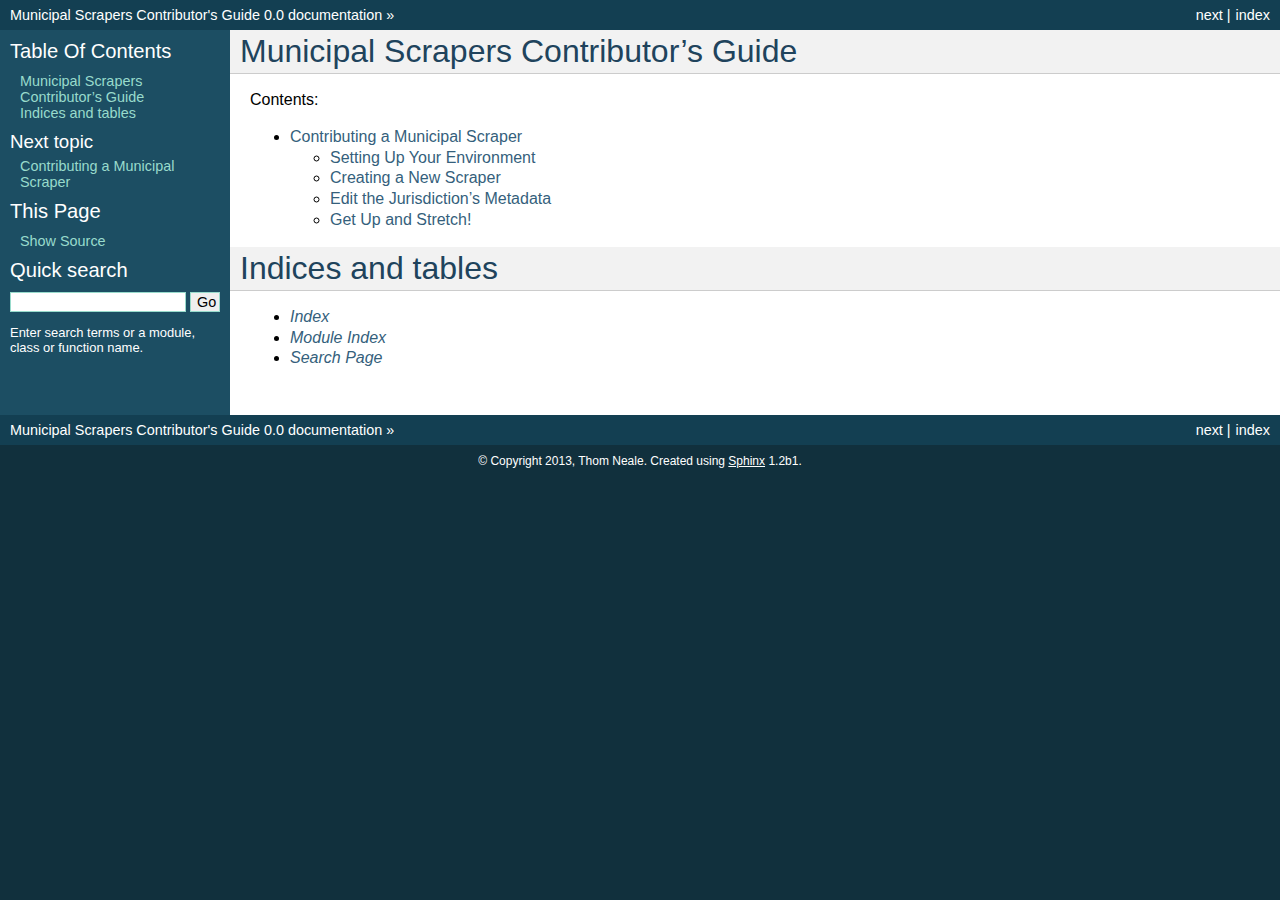
<file: _build/html/index.html>
<!DOCTYPE html PUBLIC "-//W3C//DTD XHTML 1.0 Transitional//EN"
  "http://www.w3.org/TR/xhtml1/DTD/xhtml1-transitional.dtd">


<html xmlns="http://www.w3.org/1999/xhtml">
  <head>
    <meta http-equiv="Content-Type" content="text/html; charset=utf-8" />
    
    <title>Municipal Scrapers Contributor’s Guide &mdash; Municipal Scrapers Contributor&#39;s Guide 0.0 documentation</title>
    
    <link rel="stylesheet" href="_static/default.css" type="text/css" />
    <link rel="stylesheet" href="_static/pygments.css" type="text/css" />
    
    <script type="text/javascript">
      var DOCUMENTATION_OPTIONS = {
        URL_ROOT:    './',
        VERSION:     '0.0',
        COLLAPSE_INDEX: false,
        FILE_SUFFIX: '.html',
        HAS_SOURCE:  true
      };
    </script>
    <script type="text/javascript" src="_static/jquery.js"></script>
    <script type="text/javascript" src="_static/underscore.js"></script>
    <script type="text/javascript" src="_static/doctools.js"></script>
    <link rel="top" title="Municipal Scrapers Contributor&#39;s Guide 0.0 documentation" href="#" />
    <link rel="next" title="Contributing a Municipal Scraper" href="intro.html" /> 
  </head>
  <body>
    <div class="related">
      <h3>Navigation</h3>
      <ul>
        <li class="right" style="margin-right: 10px">
          <a href="genindex.html" title="General Index"
             accesskey="I">index</a></li>
        <li class="right" >
          <a href="intro.html" title="Contributing a Municipal Scraper"
             accesskey="N">next</a> |</li>
        <li><a href="#">Municipal Scrapers Contributor&#39;s Guide 0.0 documentation</a> &raquo;</li> 
      </ul>
    </div>  

    <div class="document">
      <div class="documentwrapper">
        <div class="bodywrapper">
          <div class="body">
            
  <div class="section" id="municipal-scrapers-contributor-s-guide">
<h1>Municipal Scrapers Contributor&#8217;s Guide<a class="headerlink" href="#municipal-scrapers-contributor-s-guide" title="Permalink to this headline">¶</a></h1>
<p>Contents:</p>
<div class="toctree-wrapper compound">
<ul>
<li class="toctree-l1"><a class="reference internal" href="intro.html">Contributing a Municipal Scraper</a><ul>
<li class="toctree-l2"><a class="reference internal" href="intro.html#setting-up-your-environment">Setting Up Your Environment</a></li>
<li class="toctree-l2"><a class="reference internal" href="intro.html#creating-a-new-scraper">Creating a New Scraper</a></li>
<li class="toctree-l2"><a class="reference internal" href="intro.html#edit-the-jurisdiction-s-metadata">Edit the Jurisdiction&#8217;s Metadata</a></li>
<li class="toctree-l2"><a class="reference internal" href="intro.html#get-up-and-stretch">Get Up and Stretch!</a></li>
</ul>
</li>
</ul>
</div>
</div>
<div class="section" id="indices-and-tables">
<h1>Indices and tables<a class="headerlink" href="#indices-and-tables" title="Permalink to this headline">¶</a></h1>
<ul class="simple">
<li><a class="reference internal" href="genindex.html"><em>Index</em></a></li>
<li><a class="reference internal" href="py-modindex.html"><em>Module Index</em></a></li>
<li><a class="reference internal" href="search.html"><em>Search Page</em></a></li>
</ul>
</div>


          </div>
        </div>
      </div>
      <div class="sphinxsidebar">
        <div class="sphinxsidebarwrapper">
  <h3><a href="#">Table Of Contents</a></h3>
  <ul>
<li><a class="reference internal" href="#">Municipal Scrapers Contributor&#8217;s Guide</a><ul>
</ul>
</li>
<li><a class="reference internal" href="#indices-and-tables">Indices and tables</a></li>
</ul>

  <h4>Next topic</h4>
  <p class="topless"><a href="intro.html"
                        title="next chapter">Contributing a Municipal Scraper</a></p>
  <h3>This Page</h3>
  <ul class="this-page-menu">
    <li><a href="_sources/index.txt"
           rel="nofollow">Show Source</a></li>
  </ul>
<div id="searchbox" style="display: none">
  <h3>Quick search</h3>
    <form class="search" action="search.html" method="get">
      <input type="text" name="q" />
      <input type="submit" value="Go" />
      <input type="hidden" name="check_keywords" value="yes" />
      <input type="hidden" name="area" value="default" />
    </form>
    <p class="searchtip" style="font-size: 90%">
    Enter search terms or a module, class or function name.
    </p>
</div>
<script type="text/javascript">$('#searchbox').show(0);</script>
        </div>
      </div>
      <div class="clearer"></div>
    </div>
    <div class="related">
      <h3>Navigation</h3>
      <ul>
        <li class="right" style="margin-right: 10px">
          <a href="genindex.html" title="General Index"
             >index</a></li>
        <li class="right" >
          <a href="intro.html" title="Contributing a Municipal Scraper"
             >next</a> |</li>
        <li><a href="#">Municipal Scrapers Contributor&#39;s Guide 0.0 documentation</a> &raquo;</li> 
      </ul>
    </div>
    <div class="footer">
        &copy; Copyright 2013, Thom Neale.
      Created using <a href="http://sphinx-doc.org/">Sphinx</a> 1.2b1.
    </div>
  </body>
</html>
</file>
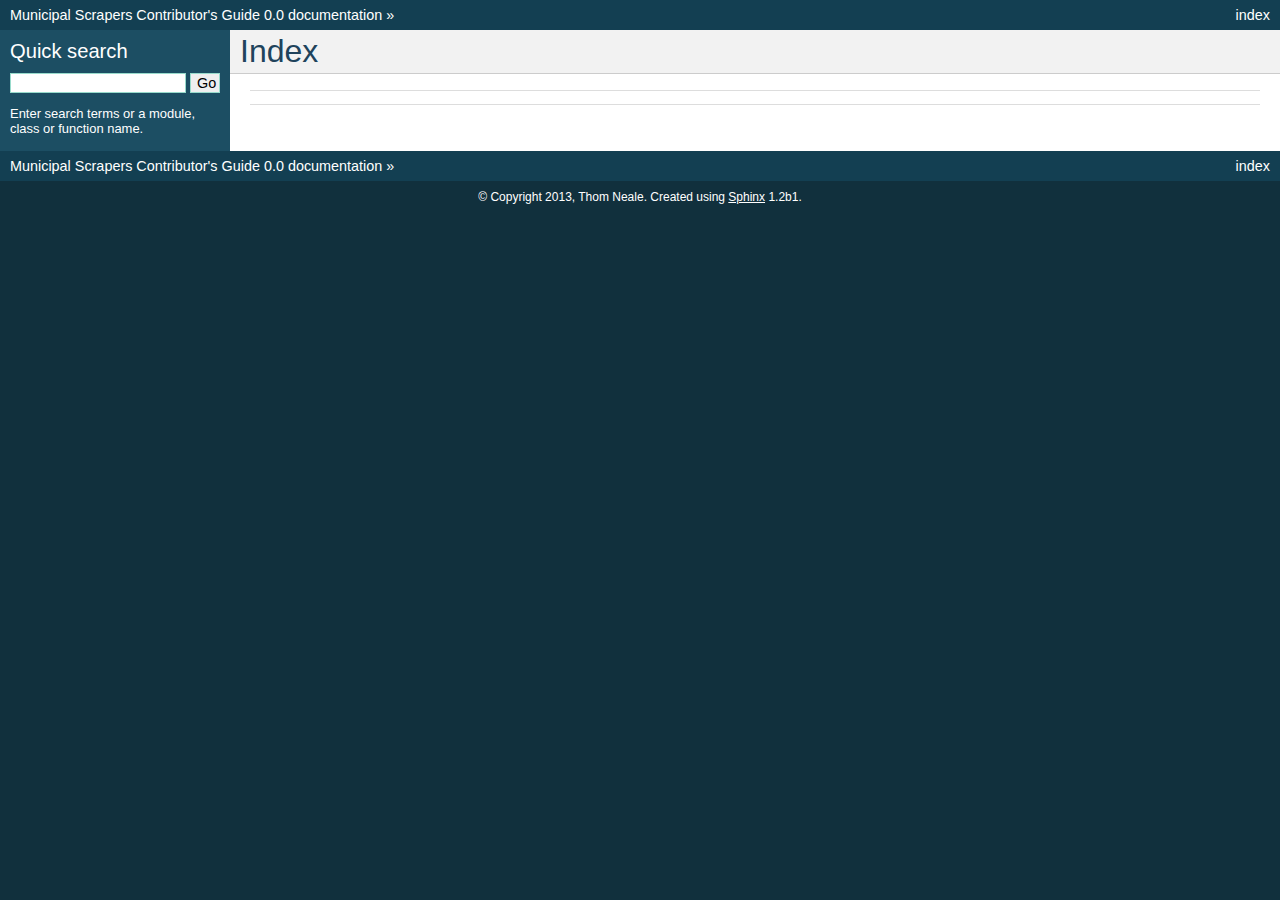
<file: _build/html/genindex.html>
<!DOCTYPE html PUBLIC "-//W3C//DTD XHTML 1.0 Transitional//EN"
  "http://www.w3.org/TR/xhtml1/DTD/xhtml1-transitional.dtd">


<html xmlns="http://www.w3.org/1999/xhtml">
  <head>
    <meta http-equiv="Content-Type" content="text/html; charset=utf-8" />
    
    <title>Index &mdash; Municipal Scrapers Contributor&#39;s Guide 0.0 documentation</title>
    
    <link rel="stylesheet" href="_static/default.css" type="text/css" />
    <link rel="stylesheet" href="_static/pygments.css" type="text/css" />
    
    <script type="text/javascript">
      var DOCUMENTATION_OPTIONS = {
        URL_ROOT:    './',
        VERSION:     '0.0',
        COLLAPSE_INDEX: false,
        FILE_SUFFIX: '.html',
        HAS_SOURCE:  true
      };
    </script>
    <script type="text/javascript" src="_static/jquery.js"></script>
    <script type="text/javascript" src="_static/underscore.js"></script>
    <script type="text/javascript" src="_static/doctools.js"></script>
    <link rel="top" title="Municipal Scrapers Contributor&#39;s Guide 0.0 documentation" href="index.html" /> 
  </head>
  <body>
    <div class="related">
      <h3>Navigation</h3>
      <ul>
        <li class="right" style="margin-right: 10px">
          <a href="#" title="General Index"
             accesskey="I">index</a></li>
        <li><a href="index.html">Municipal Scrapers Contributor&#39;s Guide 0.0 documentation</a> &raquo;</li> 
      </ul>
    </div>  

    <div class="document">
      <div class="documentwrapper">
        <div class="bodywrapper">
          <div class="body">
            

<h1 id="index">Index</h1>

<div class="genindex-jumpbox">
 
</div>


          </div>
        </div>
      </div>
      <div class="sphinxsidebar">
        <div class="sphinxsidebarwrapper">

   

<div id="searchbox" style="display: none">
  <h3>Quick search</h3>
    <form class="search" action="search.html" method="get">
      <input type="text" name="q" />
      <input type="submit" value="Go" />
      <input type="hidden" name="check_keywords" value="yes" />
      <input type="hidden" name="area" value="default" />
    </form>
    <p class="searchtip" style="font-size: 90%">
    Enter search terms or a module, class or function name.
    </p>
</div>
<script type="text/javascript">$('#searchbox').show(0);</script>
        </div>
      </div>
      <div class="clearer"></div>
    </div>
    <div class="related">
      <h3>Navigation</h3>
      <ul>
        <li class="right" style="margin-right: 10px">
          <a href="#" title="General Index"
             >index</a></li>
        <li><a href="index.html">Municipal Scrapers Contributor&#39;s Guide 0.0 documentation</a> &raquo;</li> 
      </ul>
    </div>
    <div class="footer">
        &copy; Copyright 2013, Thom Neale.
      Created using <a href="http://sphinx-doc.org/">Sphinx</a> 1.2b1.
    </div>
  </body>
</html>
</file>
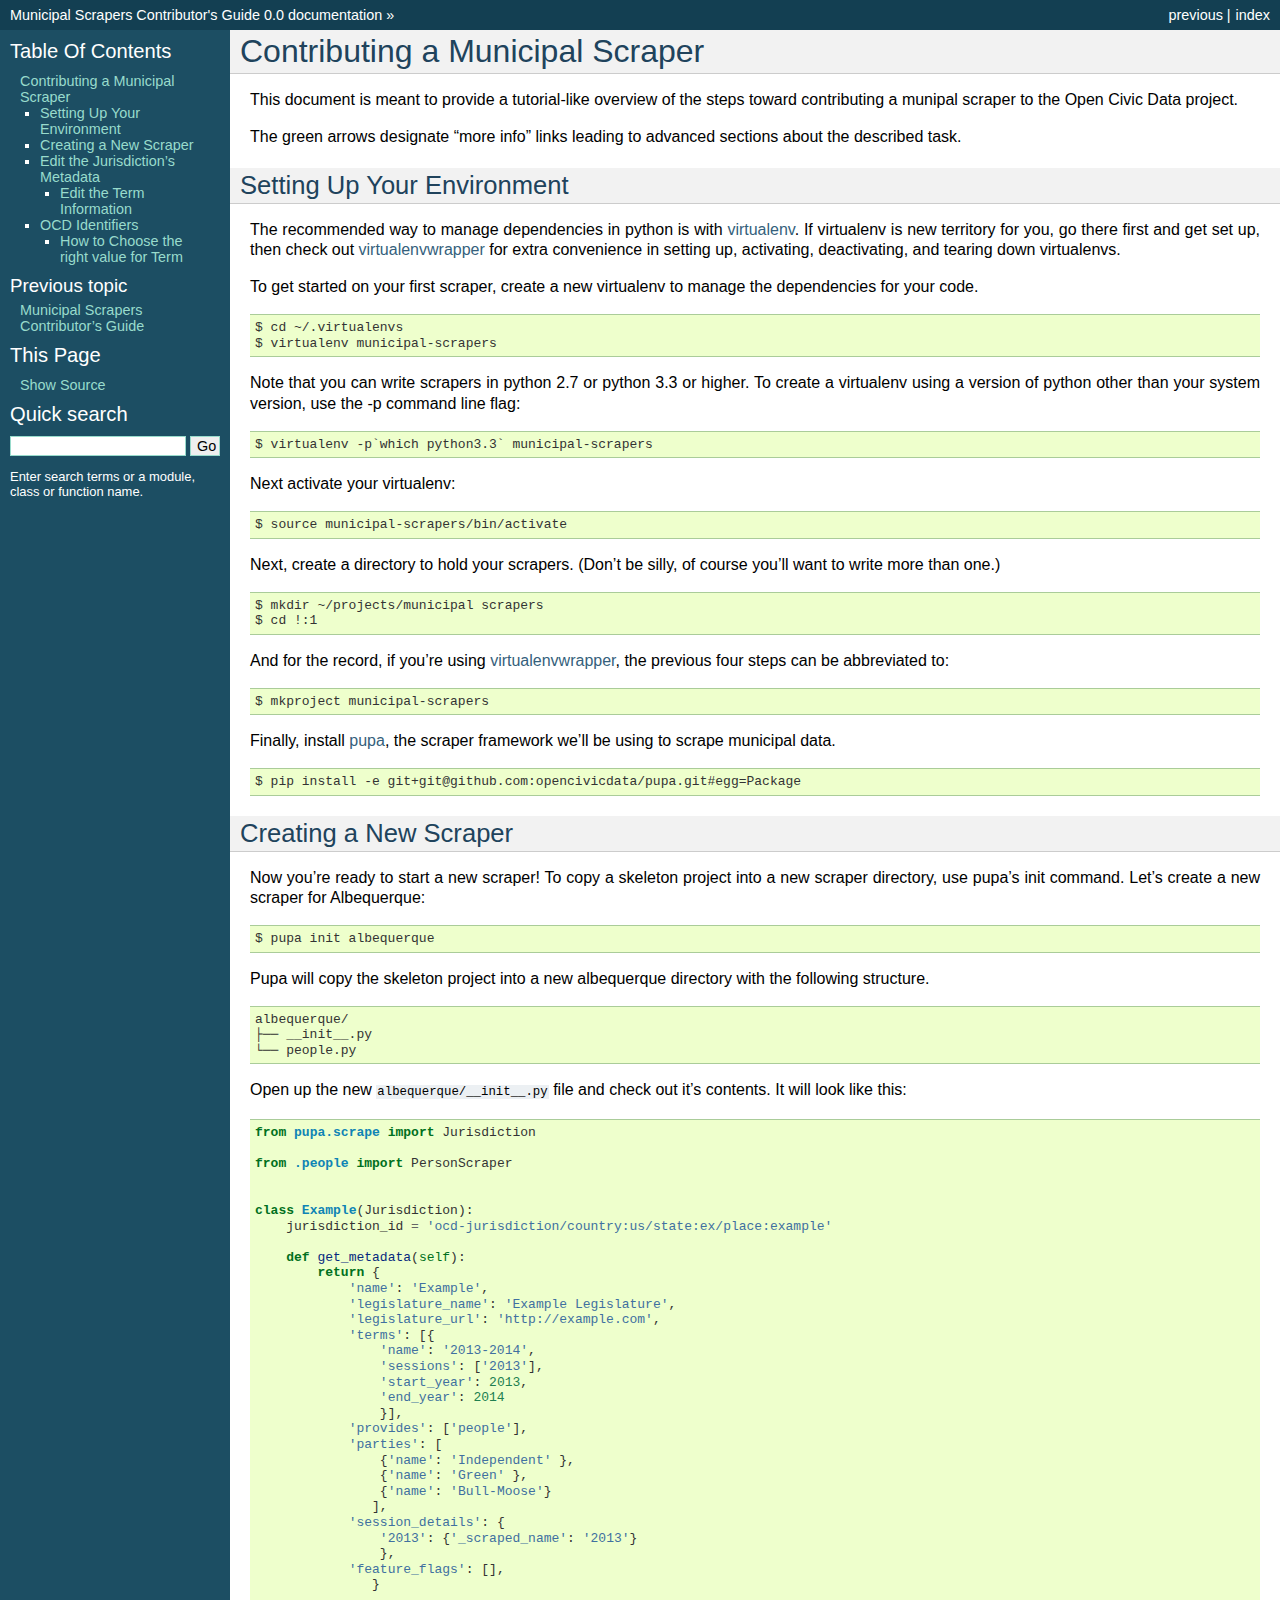
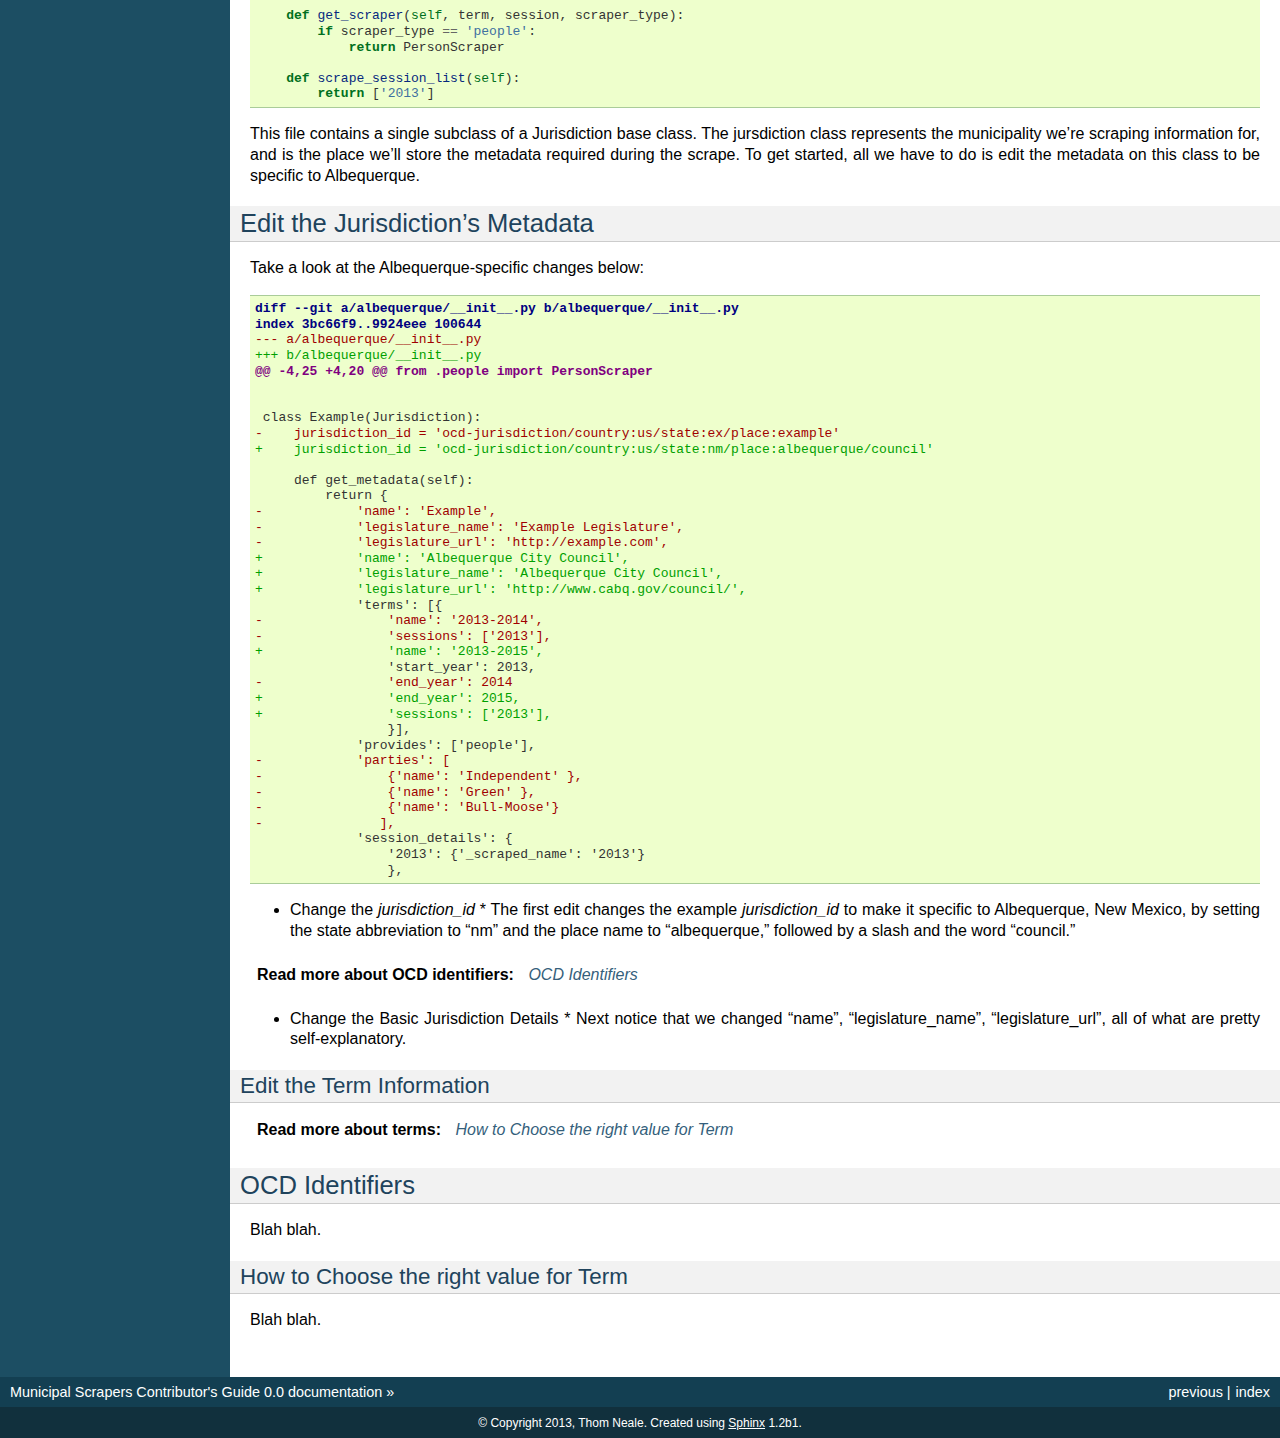
<file: _build/html/intro.html>
<!DOCTYPE html PUBLIC "-//W3C//DTD XHTML 1.0 Transitional//EN"
  "http://www.w3.org/TR/xhtml1/DTD/xhtml1-transitional.dtd">


<html xmlns="http://www.w3.org/1999/xhtml">
  <head>
    <meta http-equiv="Content-Type" content="text/html; charset=utf-8" />
    
    <title>Contributing a Municipal Scraper &mdash; Municipal Scrapers Contributor&#39;s Guide 0.0 documentation</title>
    
    <link rel="stylesheet" href="_static/default.css" type="text/css" />
    <link rel="stylesheet" href="_static/pygments.css" type="text/css" />
    
    <script type="text/javascript">
      var DOCUMENTATION_OPTIONS = {
        URL_ROOT:    './',
        VERSION:     '0.0',
        COLLAPSE_INDEX: false,
        FILE_SUFFIX: '.html',
        HAS_SOURCE:  true
      };
    </script>
    <script type="text/javascript" src="_static/jquery.js"></script>
    <script type="text/javascript" src="_static/underscore.js"></script>
    <script type="text/javascript" src="_static/doctools.js"></script>
    <link rel="top" title="Municipal Scrapers Contributor&#39;s Guide 0.0 documentation" href="index.html" />
    <link rel="prev" title="Municipal Scrapers Contributor’s Guide" href="index.html" /> 
  </head>
  <body>
    <div class="related">
      <h3>Navigation</h3>
      <ul>
        <li class="right" style="margin-right: 10px">
          <a href="genindex.html" title="General Index"
             accesskey="I">index</a></li>
        <li class="right" >
          <a href="index.html" title="Municipal Scrapers Contributor’s Guide"
             accesskey="P">previous</a> |</li>
        <li><a href="index.html">Municipal Scrapers Contributor&#39;s Guide 0.0 documentation</a> &raquo;</li> 
      </ul>
    </div>  

    <div class="document">
      <div class="documentwrapper">
        <div class="bodywrapper">
          <div class="body">
            
  <div class="section" id="contributing-a-municipal-scraper">
<h1>Contributing a Municipal Scraper<a class="headerlink" href="#contributing-a-municipal-scraper" title="Permalink to this headline">¶</a></h1>
<p>This document is meant to provide a tutorial-like overview of the steps toward contributing a munipal scraper to the Open Civic Data project.</p>
<p>The green arrows designate &#8220;more info&#8221; links leading to advanced sections about the described task.</p>
<div class="section" id="setting-up-your-environment">
<h2>Setting Up Your Environment<a class="headerlink" href="#setting-up-your-environment" title="Permalink to this headline">¶</a></h2>
<p>The recommended way to manage dependencies in python is with <a class="reference external" href="https://pypi.python.org/pypi/virtualenv">virtualenv</a>. If virtualenv is new territory for you, go there first and get set up, then check out <a class="reference external" href="http://virtualenvwrapper.readthedocs.org/en/latest/">virtualenvwrapper</a> for extra convenience in setting up, activating, deactivating, and tearing down virtualenvs.</p>
<p>To get started on your first scraper, create a new virtualenv to manage the dependencies for your code.</p>
<div class="highlight-python"><pre>$ cd ~/.virtualenvs
$ virtualenv municipal-scrapers</pre>
</div>
<p>Note that you can write scrapers in python 2.7 or python 3.3 or higher.
To create a virtualenv using a version of python other than your system version, use the -p command line flag:</p>
<div class="highlight-python"><pre>$ virtualenv -p`which python3.3` municipal-scrapers</pre>
</div>
<p>Next activate your virtualenv:</p>
<div class="highlight-python"><pre>$ source municipal-scrapers/bin/activate</pre>
</div>
<p>Next, create a directory to hold your scrapers. (Don&#8217;t be silly, of course you&#8217;ll want to write more than one.)</p>
<div class="highlight-python"><pre>$ mkdir ~/projects/municipal scrapers
$ cd !:1</pre>
</div>
<p>And for the record, if you&#8217;re using <a class="reference external" href="http://virtualenvwrapper.readthedocs.org/en/latest/">virtualenvwrapper</a>, the previous four steps can be abbreviated to:</p>
<div class="highlight-python"><pre>$ mkproject municipal-scrapers</pre>
</div>
<p>Finally, install <a class="reference external" href="https://github.com/opencivicdata/pupa">pupa</a>, the scraper framework we&#8217;ll be using to scrape municipal data.</p>
<div class="highlight-python"><pre>$ pip install -e git+git@github.com:opencivicdata/pupa.git#egg=Package</pre>
</div>
</div>
<div class="section" id="creating-a-new-scraper">
<h2>Creating a New Scraper<a class="headerlink" href="#creating-a-new-scraper" title="Permalink to this headline">¶</a></h2>
<p>Now you&#8217;re ready to start a new scraper! To copy a skeleton project into a new scraper directory, use pupa&#8217;s init command. Let&#8217;s create a new scraper for Albequerque:</p>
<div class="highlight-python"><pre>$ pupa init albequerque</pre>
</div>
<p>Pupa will copy the skeleton project into a new albequerque directory with the following structure.</p>
<div class="highlight-python"><pre>albequerque/
├── __init__.py
└── people.py</pre>
</div>
<p>Open up the new <tt class="file docutils literal"><span class="pre">albequerque/__init__.py</span></tt> file and check out it&#8217;s contents. It will look like this:</p>
<div class="highlight-python"><div class="highlight"><pre><span class="kn">from</span> <span class="nn">pupa.scrape</span> <span class="kn">import</span> <span class="n">Jurisdiction</span>

<span class="kn">from</span> <span class="nn">.people</span> <span class="kn">import</span> <span class="n">PersonScraper</span>


<span class="k">class</span> <span class="nc">Example</span><span class="p">(</span><span class="n">Jurisdiction</span><span class="p">):</span>
    <span class="n">jurisdiction_id</span> <span class="o">=</span> <span class="s">&#39;ocd-jurisdiction/country:us/state:ex/place:example&#39;</span>

    <span class="k">def</span> <span class="nf">get_metadata</span><span class="p">(</span><span class="bp">self</span><span class="p">):</span>
        <span class="k">return</span> <span class="p">{</span>
            <span class="s">&#39;name&#39;</span><span class="p">:</span> <span class="s">&#39;Example&#39;</span><span class="p">,</span>
            <span class="s">&#39;legislature_name&#39;</span><span class="p">:</span> <span class="s">&#39;Example Legislature&#39;</span><span class="p">,</span>
            <span class="s">&#39;legislature_url&#39;</span><span class="p">:</span> <span class="s">&#39;http://example.com&#39;</span><span class="p">,</span>
            <span class="s">&#39;terms&#39;</span><span class="p">:</span> <span class="p">[{</span>
                <span class="s">&#39;name&#39;</span><span class="p">:</span> <span class="s">&#39;2013-2014&#39;</span><span class="p">,</span>
                <span class="s">&#39;sessions&#39;</span><span class="p">:</span> <span class="p">[</span><span class="s">&#39;2013&#39;</span><span class="p">],</span>
                <span class="s">&#39;start_year&#39;</span><span class="p">:</span> <span class="mi">2013</span><span class="p">,</span>
                <span class="s">&#39;end_year&#39;</span><span class="p">:</span> <span class="mi">2014</span>
                <span class="p">}],</span>
            <span class="s">&#39;provides&#39;</span><span class="p">:</span> <span class="p">[</span><span class="s">&#39;people&#39;</span><span class="p">],</span>
            <span class="s">&#39;parties&#39;</span><span class="p">:</span> <span class="p">[</span>
                <span class="p">{</span><span class="s">&#39;name&#39;</span><span class="p">:</span> <span class="s">&#39;Independent&#39;</span> <span class="p">},</span>
                <span class="p">{</span><span class="s">&#39;name&#39;</span><span class="p">:</span> <span class="s">&#39;Green&#39;</span> <span class="p">},</span>
                <span class="p">{</span><span class="s">&#39;name&#39;</span><span class="p">:</span> <span class="s">&#39;Bull-Moose&#39;</span><span class="p">}</span>
               <span class="p">],</span>
            <span class="s">&#39;session_details&#39;</span><span class="p">:</span> <span class="p">{</span>
                <span class="s">&#39;2013&#39;</span><span class="p">:</span> <span class="p">{</span><span class="s">&#39;_scraped_name&#39;</span><span class="p">:</span> <span class="s">&#39;2013&#39;</span><span class="p">}</span>
                <span class="p">},</span>
            <span class="s">&#39;feature_flags&#39;</span><span class="p">:</span> <span class="p">[],</span>
               <span class="p">}</span>

    <span class="k">def</span> <span class="nf">get_scraper</span><span class="p">(</span><span class="bp">self</span><span class="p">,</span> <span class="n">term</span><span class="p">,</span> <span class="n">session</span><span class="p">,</span> <span class="n">scraper_type</span><span class="p">):</span>
        <span class="k">if</span> <span class="n">scraper_type</span> <span class="o">==</span> <span class="s">&#39;people&#39;</span><span class="p">:</span>
            <span class="k">return</span> <span class="n">PersonScraper</span>

    <span class="k">def</span> <span class="nf">scrape_session_list</span><span class="p">(</span><span class="bp">self</span><span class="p">):</span>
        <span class="k">return</span> <span class="p">[</span><span class="s">&#39;2013&#39;</span><span class="p">]</span>
</pre></div>
</div>
<p>This file contains a single subclass of a Jurisdiction base class. The jursdiction class represents the municipality we&#8217;re scraping information for, and is the place we&#8217;ll store the metadata required during the scrape. To get started, all we have to do is edit the metadata on this class to be specific to Albequerque.</p>
</div>
<div class="section" id="edit-the-jurisdiction-s-metadata">
<h2>Edit the Jurisdiction&#8217;s Metadata<a class="headerlink" href="#edit-the-jurisdiction-s-metadata" title="Permalink to this headline">¶</a></h2>
<p>Take a look at the Albequerque-specific changes below:</p>
<div class="highlight-diff"><div class="highlight"><pre><span class="gh">diff --git a/albequerque/__init__.py b/albequerque/__init__.py</span>
<span class="gh">index 3bc66f9..9924eee 100644</span>
<span class="gd">--- a/albequerque/__init__.py</span>
<span class="gi">+++ b/albequerque/__init__.py</span>
<span class="gu">@@ -4,25 +4,20 @@ from .people import PersonScraper</span>
 
 
 class Example(Jurisdiction):
<span class="gd">-    jurisdiction_id = &#39;ocd-jurisdiction/country:us/state:ex/place:example&#39;</span>
<span class="gi">+    jurisdiction_id = &#39;ocd-jurisdiction/country:us/state:nm/place:albequerque/council&#39;</span>
 
     def get_metadata(self):
         return {
<span class="gd">-            &#39;name&#39;: &#39;Example&#39;,</span>
<span class="gd">-            &#39;legislature_name&#39;: &#39;Example Legislature&#39;,</span>
<span class="gd">-            &#39;legislature_url&#39;: &#39;http://example.com&#39;,</span>
<span class="gi">+            &#39;name&#39;: &#39;Albequerque City Council&#39;,</span>
<span class="gi">+            &#39;legislature_name&#39;: &#39;Albequerque City Council&#39;,</span>
<span class="gi">+            &#39;legislature_url&#39;: &#39;http://www.cabq.gov/council/&#39;,</span>
             &#39;terms&#39;: [{
<span class="gd">-                &#39;name&#39;: &#39;2013-2014&#39;,</span>
<span class="gd">-                &#39;sessions&#39;: [&#39;2013&#39;],</span>
<span class="gi">+                &#39;name&#39;: &#39;2013-2015&#39;,</span>
                 &#39;start_year&#39;: 2013,
<span class="gd">-                &#39;end_year&#39;: 2014</span>
<span class="gi">+                &#39;end_year&#39;: 2015,</span>
<span class="gi">+                &#39;sessions&#39;: [&#39;2013&#39;],</span>
                 }],
             &#39;provides&#39;: [&#39;people&#39;],
<span class="gd">-            &#39;parties&#39;: [</span>
<span class="gd">-                {&#39;name&#39;: &#39;Independent&#39; },</span>
<span class="gd">-                {&#39;name&#39;: &#39;Green&#39; },</span>
<span class="gd">-                {&#39;name&#39;: &#39;Bull-Moose&#39;}</span>
<span class="gd">-               ],</span>
             &#39;session_details&#39;: {
                 &#39;2013&#39;: {&#39;_scraped_name&#39;: &#39;2013&#39;}
                 },
</pre></div>
</div>
<ul class="simple">
<li>Change the <cite>jurisdiction_id</cite>
* The first edit changes the example <cite>jurisdiction_id</cite> to make it specific to Albequerque, New Mexico, by setting the state abbreviation to &#8220;nm&#8221; and the place name to &#8220;albequerque,&#8221; followed by a slash and the word &#8220;council.&#8221;</li>
</ul>
<div class="admonition-read-more-about-ocd-identifiers admonition">
<p class="first admonition-title">Read more about OCD identifiers</p>
<p class="last"><a class="reference internal" href="#ocdid"><em>OCD Identifiers</em></a></p>
</div>
<ul class="simple">
<li>Change the Basic Jurisdiction Details
* Next notice that we changed &#8220;name&#8221;, &#8220;legislature_name&#8221;, &#8220;legislature_url&#8221;, all of what are pretty self-explanatory.</li>
</ul>
<div class="section" id="edit-the-term-information">
<h3>Edit the Term Information<a class="headerlink" href="#edit-the-term-information" title="Permalink to this headline">¶</a></h3>
<div class="admonition-read-more-about-terms admonition">
<p class="first admonition-title">Read more about terms</p>
<p class="last"><a class="reference internal" href="#term"><em>How to Choose the right value for Term</em></a></p>
</div>
</div>
</div>
<div class="section" id="ocd-identifiers">
<span id="ocdid"></span><h2>OCD Identifiers<a class="headerlink" href="#ocd-identifiers" title="Permalink to this headline">¶</a></h2>
<p>Blah blah.</p>
<div class="section" id="how-to-choose-the-right-value-for-term">
<span id="term"></span><h3>How to Choose the right value for Term<a class="headerlink" href="#how-to-choose-the-right-value-for-term" title="Permalink to this headline">¶</a></h3>
<p>Blah blah.</p>
</div>
</div>
</div>


          </div>
        </div>
      </div>
      <div class="sphinxsidebar">
        <div class="sphinxsidebarwrapper">
  <h3><a href="index.html">Table Of Contents</a></h3>
  <ul>
<li><a class="reference internal" href="#">Contributing a Municipal Scraper</a><ul>
<li><a class="reference internal" href="#setting-up-your-environment">Setting Up Your Environment</a></li>
<li><a class="reference internal" href="#creating-a-new-scraper">Creating a New Scraper</a></li>
<li><a class="reference internal" href="#edit-the-jurisdiction-s-metadata">Edit the Jurisdiction&#8217;s Metadata</a><ul>
<li><a class="reference internal" href="#edit-the-term-information">Edit the Term Information</a></li>
</ul>
</li>
<li><a class="reference internal" href="#ocd-identifiers">OCD Identifiers</a><ul>
<li><a class="reference internal" href="#how-to-choose-the-right-value-for-term">How to Choose the right value for Term</a></li>
</ul>
</li>
</ul>
</li>
</ul>

  <h4>Previous topic</h4>
  <p class="topless"><a href="index.html"
                        title="previous chapter">Municipal Scrapers Contributor&#8217;s Guide</a></p>
  <h3>This Page</h3>
  <ul class="this-page-menu">
    <li><a href="_sources/intro.txt"
           rel="nofollow">Show Source</a></li>
  </ul>
<div id="searchbox" style="display: none">
  <h3>Quick search</h3>
    <form class="search" action="search.html" method="get">
      <input type="text" name="q" />
      <input type="submit" value="Go" />
      <input type="hidden" name="check_keywords" value="yes" />
      <input type="hidden" name="area" value="default" />
    </form>
    <p class="searchtip" style="font-size: 90%">
    Enter search terms or a module, class or function name.
    </p>
</div>
<script type="text/javascript">$('#searchbox').show(0);</script>
        </div>
      </div>
      <div class="clearer"></div>
    </div>
    <div class="related">
      <h3>Navigation</h3>
      <ul>
        <li class="right" style="margin-right: 10px">
          <a href="genindex.html" title="General Index"
             >index</a></li>
        <li class="right" >
          <a href="index.html" title="Municipal Scrapers Contributor’s Guide"
             >previous</a> |</li>
        <li><a href="index.html">Municipal Scrapers Contributor&#39;s Guide 0.0 documentation</a> &raquo;</li> 
      </ul>
    </div>
    <div class="footer">
        &copy; Copyright 2013, Thom Neale.
      Created using <a href="http://sphinx-doc.org/">Sphinx</a> 1.2b1.
    </div>
  </body>
</html>
</file>
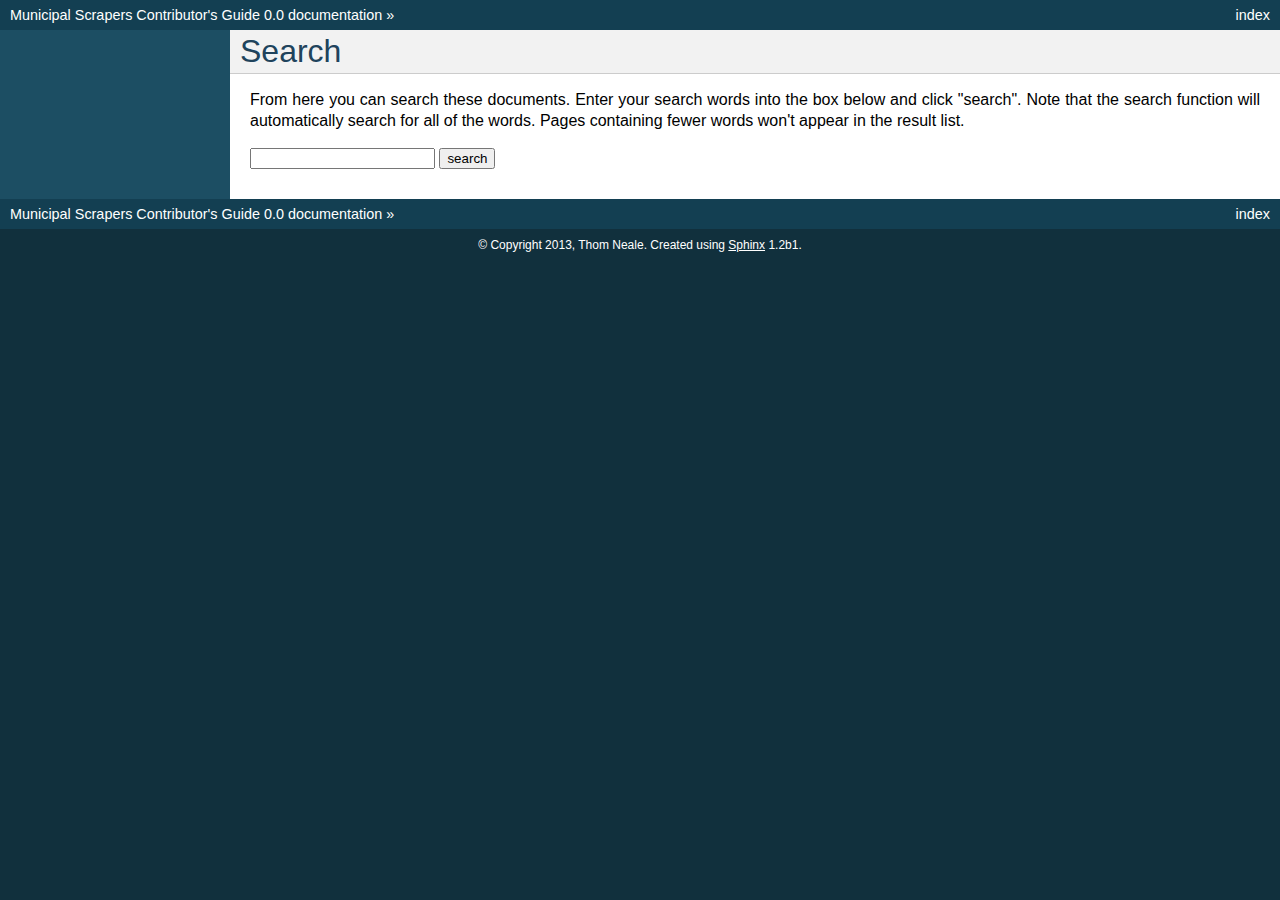
<file: _build/html/search.html>
<!DOCTYPE html PUBLIC "-//W3C//DTD XHTML 1.0 Transitional//EN"
  "http://www.w3.org/TR/xhtml1/DTD/xhtml1-transitional.dtd">


<html xmlns="http://www.w3.org/1999/xhtml">
  <head>
    <meta http-equiv="Content-Type" content="text/html; charset=utf-8" />
    
    <title>Search &mdash; Municipal Scrapers Contributor&#39;s Guide 0.0 documentation</title>
    
    <link rel="stylesheet" href="_static/default.css" type="text/css" />
    <link rel="stylesheet" href="_static/pygments.css" type="text/css" />
    
    <script type="text/javascript">
      var DOCUMENTATION_OPTIONS = {
        URL_ROOT:    './',
        VERSION:     '0.0',
        COLLAPSE_INDEX: false,
        FILE_SUFFIX: '.html',
        HAS_SOURCE:  true
      };
    </script>
    <script type="text/javascript" src="_static/jquery.js"></script>
    <script type="text/javascript" src="_static/underscore.js"></script>
    <script type="text/javascript" src="_static/doctools.js"></script>
    <script type="text/javascript" src="_static/searchtools.js"></script>
    <link rel="top" title="Municipal Scrapers Contributor&#39;s Guide 0.0 documentation" href="index.html" />
  <script type="text/javascript">
    jQuery(function() { Search.loadIndex("searchindex.js"); });
  </script>
  
  <script type="text/javascript" id="searchindexloader"></script>
   

  </head>
  <body>
    <div class="related">
      <h3>Navigation</h3>
      <ul>
        <li class="right" style="margin-right: 10px">
          <a href="genindex.html" title="General Index"
             accesskey="I">index</a></li>
        <li><a href="index.html">Municipal Scrapers Contributor&#39;s Guide 0.0 documentation</a> &raquo;</li> 
      </ul>
    </div>  

    <div class="document">
      <div class="documentwrapper">
        <div class="bodywrapper">
          <div class="body">
            
  <h1 id="search-documentation">Search</h1>
  <div id="fallback" class="admonition warning">
  <script type="text/javascript">$('#fallback').hide();</script>
  <p>
    Please activate JavaScript to enable the search
    functionality.
  </p>
  </div>
  <p>
    From here you can search these documents. Enter your search
    words into the box below and click "search". Note that the search
    function will automatically search for all of the words. Pages
    containing fewer words won't appear in the result list.
  </p>
  <form action="" method="get">
    <input type="text" name="q" value="" />
    <input type="submit" value="search" />
    <span id="search-progress" style="padding-left: 10px"></span>
  </form>
  
  <div id="search-results">
  
  </div>

          </div>
        </div>
      </div>
      <div class="sphinxsidebar">
        <div class="sphinxsidebarwrapper">
        </div>
      </div>
      <div class="clearer"></div>
    </div>
    <div class="related">
      <h3>Navigation</h3>
      <ul>
        <li class="right" style="margin-right: 10px">
          <a href="genindex.html" title="General Index"
             >index</a></li>
        <li><a href="index.html">Municipal Scrapers Contributor&#39;s Guide 0.0 documentation</a> &raquo;</li> 
      </ul>
    </div>
    <div class="footer">
        &copy; Copyright 2013, Thom Neale.
      Created using <a href="http://sphinx-doc.org/">Sphinx</a> 1.2b1.
    </div>
  </body>
</html>
</file>
<file: _build/html/_static/default.css>
/*
 * default.css_t
 * ~~~~~~~~~~~~~
 *
 * Sphinx stylesheet -- default theme.
 *
 * :copyright: Copyright 2007-2013 by the Sphinx team, see AUTHORS.
 * :license: BSD, see LICENSE for details.
 *
 */

@import url("basic.css");

/* -- page layout ----------------------------------------------------------- */

body {
    font-family: sans-serif;
    font-size: 100%;
    background-color: #11303d;
    color: #000;
    margin: 0;
    padding: 0;
}

div.document {
    background-color: #1c4e63;
}

div.documentwrapper {
    float: left;
    width: 100%;
}

div.bodywrapper {
    margin: 0 0 0 230px;
}

div.body {
    background-color: #ffffff;
    color: #000000;
    padding: 0 20px 30px 20px;
}

div.footer {
    color: #ffffff;
    width: 100%;
    padding: 9px 0 9px 0;
    text-align: center;
    font-size: 75%;
}

div.footer a {
    color: #ffffff;
    text-decoration: underline;
}

div.related {
    background-color: #133f52;
    line-height: 30px;
    color: #ffffff;
}

div.related a {
    color: #ffffff;
}

div.sphinxsidebar {
}

div.sphinxsidebar h3 {
    font-family: 'Trebuchet MS', sans-serif;
    color: #ffffff;
    font-size: 1.4em;
    font-weight: normal;
    margin: 0;
    padding: 0;
}

div.sphinxsidebar h3 a {
    color: #ffffff;
}

div.sphinxsidebar h4 {
    font-family: 'Trebuchet MS', sans-serif;
    color: #ffffff;
    font-size: 1.3em;
    font-weight: normal;
    margin: 5px 0 0 0;
    padding: 0;
}

div.sphinxsidebar p {
    color: #ffffff;
}

div.sphinxsidebar p.topless {
    margin: 5px 10px 10px 10px;
}

div.sphinxsidebar ul {
    margin: 10px;
    padding: 0;
    color: #ffffff;
}

div.sphinxsidebar a {
    color: #98dbcc;
}

div.sphinxsidebar input {
    border: 1px solid #98dbcc;
    font-family: sans-serif;
    font-size: 1em;
}



/* -- hyperlink styles ------------------------------------------------------ */

a {
    color: #355f7c;
    text-decoration: none;
}

a:visited {
    color: #355f7c;
    text-decoration: none;
}

a:hover {
    text-decoration: underline;
}



/* -- body styles ----------------------------------------------------------- */

div.body h1,
div.body h2,
div.body h3,
div.body h4,
div.body h5,
div.body h6 {
    font-family: 'Trebuchet MS', sans-serif;
    background-color: #f2f2f2;
    font-weight: normal;
    color: #20435c;
    border-bottom: 1px solid #ccc;
    margin: 20px -20px 10px -20px;
    padding: 3px 0 3px 10px;
}

div.body h1 { margin-top: 0; font-size: 200%; }
div.body h2 { font-size: 160%; }
div.body h3 { font-size: 140%; }
div.body h4 { font-size: 120%; }
div.body h5 { font-size: 110%; }
div.body h6 { font-size: 100%; }

a.headerlink {
    color: #c60f0f;
    font-size: 0.8em;
    padding: 0 4px 0 4px;
    text-decoration: none;
}

a.headerlink:hover {
    background-color: #c60f0f;
    color: white;
}

div.body p, div.body dd, div.body li {
    text-align: justify;
    line-height: 130%;
}

div.admonition p.admonition-title + p {
    display: inline;
}

div.admonition p {
    margin-bottom: 5px;
}

div.admonition pre {
    margin-bottom: 5px;
}

div.admonition ul, div.admonition ol {
    margin-bottom: 5px;
}

div.note {
    background-color: #eee;
    border: 1px solid #ccc;
}

div.seealso {
    background-color: #ffc;
    border: 1px solid #ff6;
}

div.topic {
    background-color: #eee;
}

div.warning {
    background-color: #ffe4e4;
    border: 1px solid #f66;
}

p.admonition-title {
    display: inline;
}

p.admonition-title:after {
    content: ":";
}

pre {
    padding: 5px;
    background-color: #eeffcc;
    color: #333333;
    line-height: 120%;
    border: 1px solid #ac9;
    border-left: none;
    border-right: none;
}

tt {
    background-color: #ecf0f3;
    padding: 0 1px 0 1px;
    font-size: 0.95em;
}

th {
    background-color: #ede;
}

.warning tt {
    background: #efc2c2;
}

.note tt {
    background: #d6d6d6;
}

.viewcode-back {
    font-family: sans-serif;
}

div.viewcode-block:target {
    background-color: #f4debf;
    border-top: 1px solid #ac9;
    border-bottom: 1px solid #ac9;
}
</file>
<file: _build/html/_static/pygments.css>
.highlight .hll { background-color: #ffffcc }
.highlight  { background: #eeffcc; }
.highlight .c { color: #408090; font-style: italic } /* Comment */
.highlight .err { border: 1px solid #FF0000 } /* Error */
.highlight .k { color: #007020; font-weight: bold } /* Keyword */
.highlight .o { color: #666666 } /* Operator */
.highlight .cm { color: #408090; font-style: italic } /* Comment.Multiline */
.highlight .cp { color: #007020 } /* Comment.Preproc */
.highlight .c1 { color: #408090; font-style: italic } /* Comment.Single */
.highlight .cs { color: #408090; background-color: #fff0f0 } /* Comment.Special */
.highlight .gd { color: #A00000 } /* Generic.Deleted */
.highlight .ge { font-style: italic } /* Generic.Emph */
.highlight .gr { color: #FF0000 } /* Generic.Error */
.highlight .gh { color: #000080; font-weight: bold } /* Generic.Heading */
.highlight .gi { color: #00A000 } /* Generic.Inserted */
.highlight .go { color: #333333 } /* Generic.Output */
.highlight .gp { color: #c65d09; font-weight: bold } /* Generic.Prompt */
.highlight .gs { font-weight: bold } /* Generic.Strong */
.highlight .gu { color: #800080; font-weight: bold } /* Generic.Subheading */
.highlight .gt { color: #0044DD } /* Generic.Traceback */
.highlight .kc { color: #007020; font-weight: bold } /* Keyword.Constant */
.highlight .kd { color: #007020; font-weight: bold } /* Keyword.Declaration */
.highlight .kn { color: #007020; font-weight: bold } /* Keyword.Namespace */
.highlight .kp { color: #007020 } /* Keyword.Pseudo */
.highlight .kr { color: #007020; font-weight: bold } /* Keyword.Reserved */
.highlight .kt { color: #902000 } /* Keyword.Type */
.highlight .m { color: #208050 } /* Literal.Number */
.highlight .s { color: #4070a0 } /* Literal.String */
.highlight .na { color: #4070a0 } /* Name.Attribute */
.highlight .nb { color: #007020 } /* Name.Builtin */
.highlight .nc { color: #0e84b5; font-weight: bold } /* Name.Class */
.highlight .no { color: #60add5 } /* Name.Constant */
.highlight .nd { color: #555555; font-weight: bold } /* Name.Decorator */
.highlight .ni { color: #d55537; font-weight: bold } /* Name.Entity */
.highlight .ne { color: #007020 } /* Name.Exception */
.highlight .nf { color: #06287e } /* Name.Function */
.highlight .nl { color: #002070; font-weight: bold } /* Name.Label */
.highlight .nn { color: #0e84b5; font-weight: bold } /* Name.Namespace */
.highlight .nt { color: #062873; font-weight: bold } /* Name.Tag */
.highlight .nv { color: #bb60d5 } /* Name.Variable */
.highlight .ow { color: #007020; font-weight: bold } /* Operator.Word */
.highlight .w { color: #bbbbbb } /* Text.Whitespace */
.highlight .mf { color: #208050 } /* Literal.Number.Float */
.highlight .mh { color: #208050 } /* Literal.Number.Hex */
.highlight .mi { color: #208050 } /* Literal.Number.Integer */
.highlight .mo { color: #208050 } /* Literal.Number.Oct */
.highlight .sb { color: #4070a0 } /* Literal.String.Backtick */
.highlight .sc { color: #4070a0 } /* Literal.String.Char */
.highlight .sd { color: #4070a0; font-style: italic } /* Literal.String.Doc */
.highlight .s2 { color: #4070a0 } /* Literal.String.Double */
.highlight .se { color: #4070a0; font-weight: bold } /* Literal.String.Escape */
.highlight .sh { color: #4070a0 } /* Literal.String.Heredoc */
.highlight .si { color: #70a0d0; font-style: italic } /* Literal.String.Interpol */
.highlight .sx { color: #c65d09 } /* Literal.String.Other */
.highlight .sr { color: #235388 } /* Literal.String.Regex */
.highlight .s1 { color: #4070a0 } /* Literal.String.Single */
.highlight .ss { color: #517918 } /* Literal.String.Symbol */
.highlight .bp { color: #007020 } /* Name.Builtin.Pseudo */
.highlight .vc { color: #bb60d5 } /* Name.Variable.Class */
.highlight .vg { color: #bb60d5 } /* Name.Variable.Global */
.highlight .vi { color: #bb60d5 } /* Name.Variable.Instance */
.highlight .il { color: #208050 } /* Literal.Number.Integer.Long */
</file>
